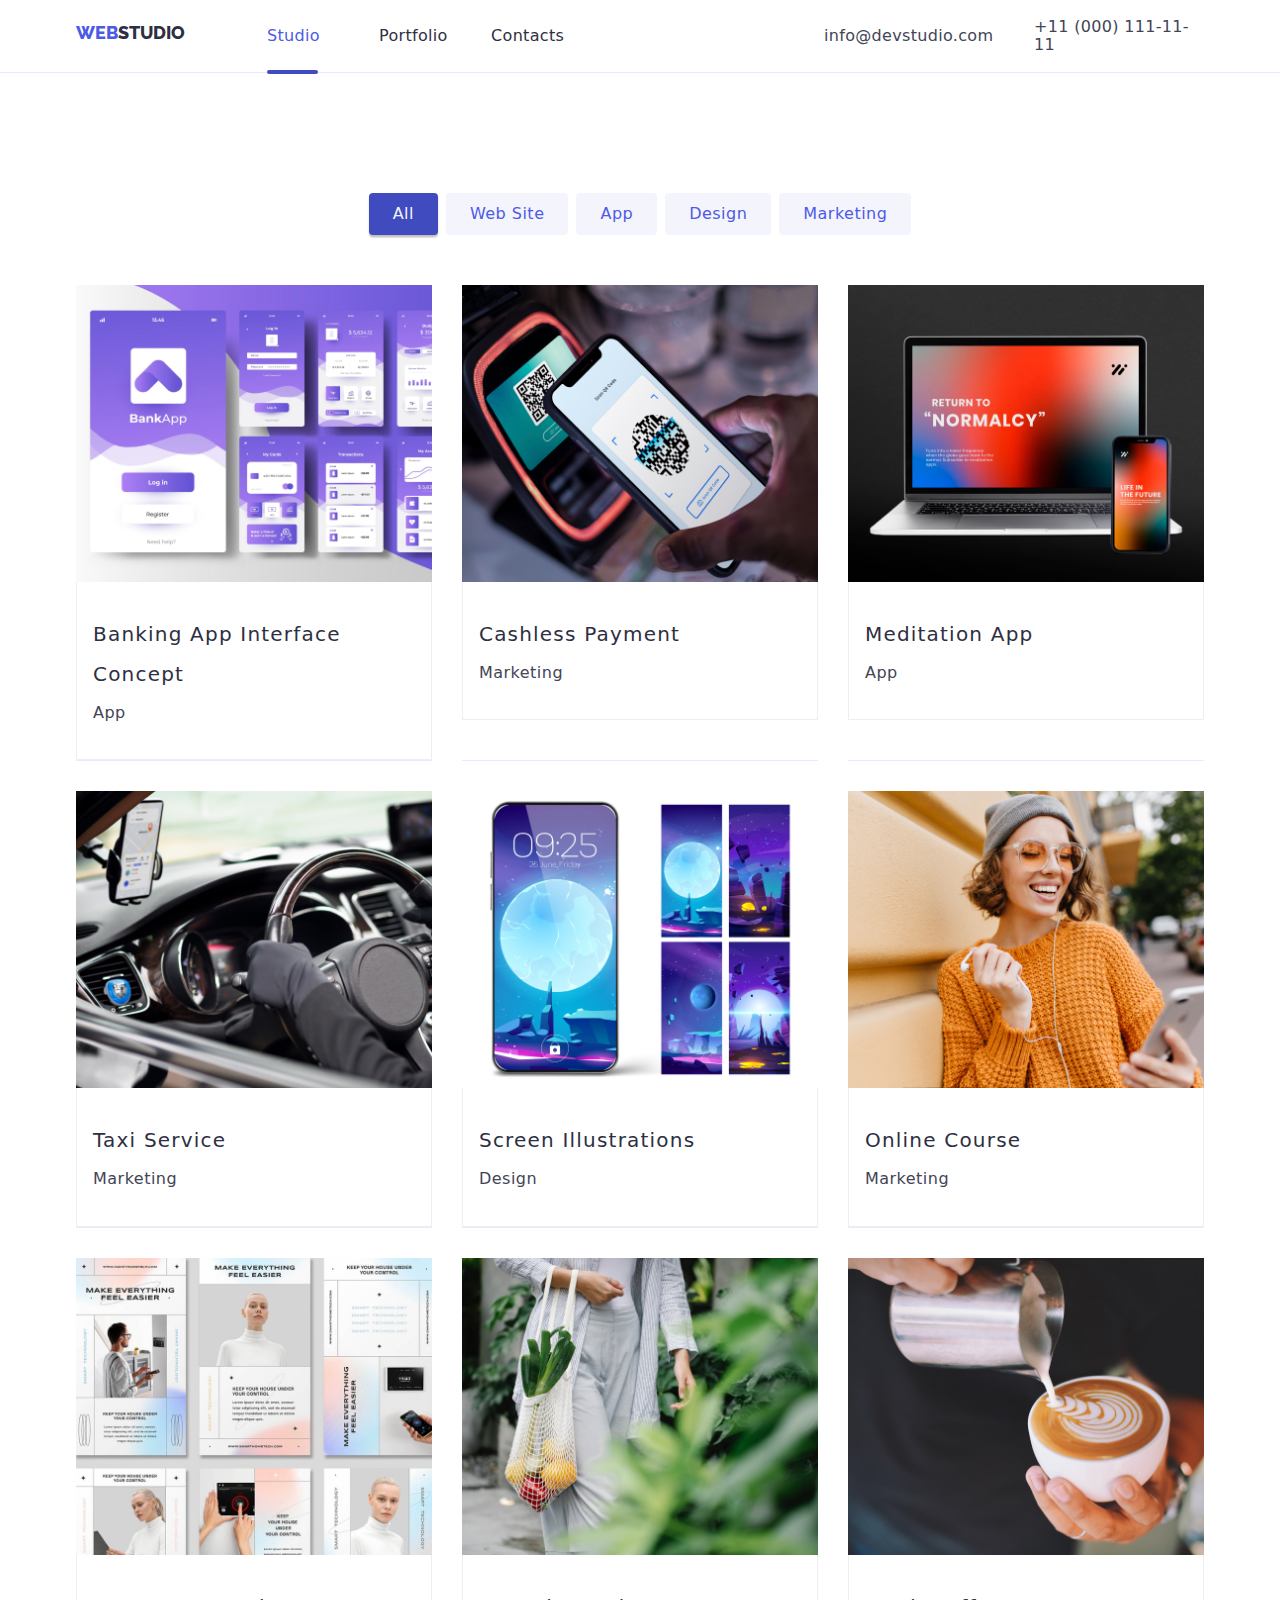
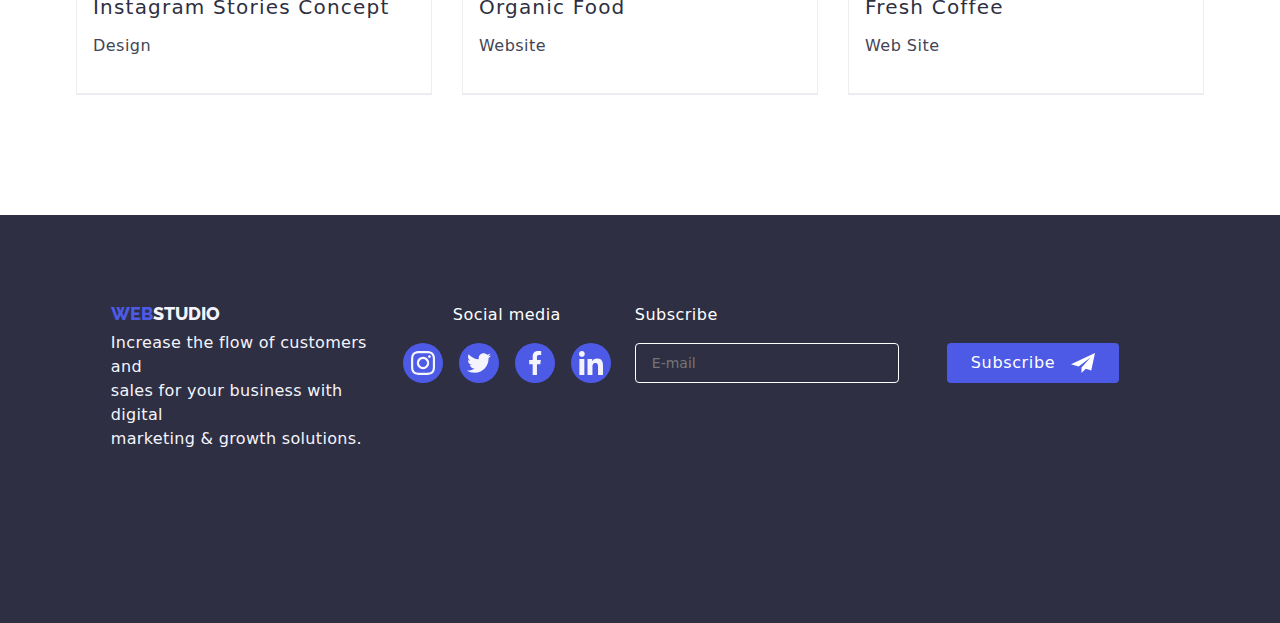
<file: portfolio.html>
<!DOCTYPE html>
<html lang="en">
  <head>
    <meta charset="UTF-8" />
    <meta http-equiv="X-UA-Compatible" content="IE=edge" />
    <meta name="viewport" content="width=device-width, initial-scale=1.0" />
    <link rel="stylesheet" href="./css/styles.css" />
    <link rel="preconnect" href="https://fonts.googleapis.com" />
    <link rel="preconnect" href="https://fonts.gstatic.com" crossorigin />
    <link
      href="https://fonts.googleapis.com/css2?family=Raleway:wght@800&family=Roboto:wght@400;500;700;900&display=swap"
      rel="stylesheet"
    />
    <!-- Normalizer to adapt to styles of different browsers -->
    <link
      rel="stylesheet"
      href="https://cdnjs.cloudflare.com/ajax/libs/modern-normalize/2.0.0/modern-normalize.min.css"
    />
    <title>Portfolio</title>
  </head>
  <!-- Body -->
  <body>
    <header class="page-header">
      <div class="container menu">
        <nav class="navigation">
          <a class="logo-link" href="./index.html">
            <span class="logo">WEB</span>
            <span class="studio">STUDIO</span>
          </a>
          <!-- Navigation to other pages -->
          <ul class="nav-menu list">
            <li class="item">
              <a class="page current link" href="./index.html">Studio</a>
            </li>
            <li class="item">
              <a class="page link" href="./portfolio.html">Portfolio</a>
            </li>
            <li class="item">
              <a class="page link" href="/contacts">Contacts</a>
            </li>
          </ul>
        </nav>
        <ul class="contacts-menu list">
          <li class="item">
            <a class="contact link" href="mailto:info@devstudio.com"
              >info@devstudio.com</a
            >
          </li>
          <li class="item">
            <a class="contact link" href="tel:+110001111111"
              >+11 (000) 111-11-11</a
            >
          </li>
        </ul>
      </div>
    </header>
    <main>
      <!-- Filters -->
      <section class="section">
        <div class="container">
          <ul class="filters list">
            <li class="space">
              <button type="button" class="button filter current">All</button>
            </li>
            <li class="space">
              <button type="button" class="button filter">Web Site</button>
            </li>
            <li class="space">
              <button type="button" class="button filter">App</button>
            </li>
            <li class="space">
              <button type="button" class="button filter">Design</button>
            </li>
            <li class="space">
              <button type="button" class="button filter">Marketing</button>
            </li>
          </ul>
          <!-- Projects -->
          <ul class="projects list">
            <li class="project-card">
              <a href="#" class="project link">
                <div class="project-wrapper">
                  <img
                    src="./images/portfolio-images/bank-app.jpg"
                    alt="bank-app"
                    width="370"
                    height="294"
                    class="image"
                  />
                  <p class="project-cover">
                    Lorem ipsum dolor sit amet, consectetur adipiscing elit, sed
                    do eiusmod tempor incididunt ut labore et dolore magna
                    aliqua. Ut enim ad minim veniam, quis nostrud exercitation
                    ullamco laboris nisi ut aliquip ex ea commodo consequat.
                  </p>
                </div>
                <div class="substrate">
                  <h2 class="name">Banking App Interface Concept</h2>
                  <p class="type">App</p>
                </div>
              </a>
            </li>
            <li class="project-card">
              <a href="#" class="project link">
                <div class="project-wrapper">
                  <img
                    src="./images/portfolio-images/cashless-payment.jpg"
                    alt="bank-app"
                    width="370"
                    height="294"
                    class="image"
                  />
                  <p class="project-cover">
                    Lorem ipsum dolor sit amet, consectetur adipiscing elit, sed
                    do eiusmod tempor incididunt ut labore et dolore magna
                    aliqua. Ut enim ad minim veniam, quis nostrud exercitation
                    ullamco laboris nisi ut aliquip ex ea commodo consequat.
                  </p>
                </div>
                <div class="substrate">
                  <h2 class="name">Cashless Payment</h2>
                  <p class="type">Marketing</p>
                </div>
              </a>
            </li>
            <li class="project-card">
              <a href="#" class="project link">
                <div class="project-wrapper">
                  <img
                    src="./images/portfolio-images/meditation-app.jpg"
                    alt="meditation-app"
                    width="370"
                    height="294"
                    class="image"
                  />
                  <p class="project-cover">
                    Lorem ipsum dolor sit amet, consectetur adipiscing elit, sed
                    do eiusmod tempor incididunt ut labore et dolore magna
                    aliqua. Ut enim ad minim veniam, quis nostrud exercitation
                    ullamco laboris nisi ut aliquip ex ea commodo consequat.
                  </p>
                </div>
                <div class="substrate">
                  <h2 class="name">Meditation App</h2>
                  <p class="type">App</p>
                </div>
              </a>
            </li>
            <li class="project-card">
              <a href="#" class="project link">
                <div class="project-wrapper">
                  <img
                    src="./images/portfolio-images/taxi-service.jpg"
                    alt="taxi-service"
                    width="370"
                    height="294"
                    class="image"
                  />
                  <p class="project-cover">
                    Lorem ipsum dolor sit amet, consectetur adipiscing elit, sed
                    do eiusmod tempor incididunt ut labore et dolore magna
                    aliqua. Ut enim ad minim veniam, quis nostrud exercitation
                    ullamco laboris nisi ut aliquip ex ea commodo consequat.
                  </p>
                </div>
                <div class="substrate">
                  <h2 class="name">Taxi Service</h2>
                  <p class="type">Marketing</p>
                </div>
              </a>
            </li>
            <li class="project-card">
              <a href="#" class="project link">
                <div class="project-wrapper">
                  <img
                    src="./images/portfolio-images/screen-illustrations.jpg"
                    alt="screen-illustrations"
                    width="370"
                    height="294"
                    class="image"
                  />
                  <p class="project-cover">
                    Lorem ipsum dolor sit amet, consectetur adipiscing elit, sed
                    do eiusmod tempor incididunt ut labore et dolore magna
                    aliqua. Ut enim ad minim veniam, quis nostrud exercitation
                    ullamco laboris nisi ut aliquip ex ea commodo consequat.
                  </p>
                </div>
                <div class="substrate">
                  <h2 class="name">Screen Illustrations</h2>
                  <p class="type">Design</p>
                </div>
              </a>
            </li>
            <li class="project-card">
              <a href="#" class="project link">
                <div class="project-wrapper">
                  <img
                    src="./images/portfolio-images/online-courses.jpg"
                    alt="online-courses"
                    width="370"
                    height="294"
                    class="image"
                  />
                  <p class="project-cover">
                    Lorem ipsum dolor sit amet, consectetur adipiscing elit, sed
                    do eiusmod tempor incididunt ut labore et dolore magna
                    aliqua. Ut enim ad minim veniam, quis nostrud exercitation
                    ullamco laboris nisi ut aliquip ex ea commodo consequat.
                  </p>
                </div>
                <div class="substrate">
                  <h2 class="name">Online Course</h2>
                  <p class="type">Marketing</p>
                </div>
              </a>
            </li>
            <li class="project-card">
              <a href="#" class="project link">
                <div class="project-wrapper">
                  <img
                    src="./images/portfolio-images/instagram-stories.jpg"
                    alt="instagram-stories"
                    width="370"
                    height="294"
                    class="image"
                  />
                  <p class="project-cover">
                    Lorem ipsum dolor sit amet, consectetur adipiscing elit, sed
                    do eiusmod tempor incididunt ut labore et dolore magna
                    aliqua. Ut enim ad minim veniam, quis nostrud exercitation
                    ullamco laboris nisi ut aliquip ex ea commodo consequat.
                  </p>
                </div>
                <div class="substrate">
                  <h2 class="name">Instagram Stories Concept</h2>
                  <p class="type">Design</p>
                </div>
              </a>
            </li>
            <li class="project-card">
              <a href="#" class="project link">
                <div class="project-wrapper">
                  <img
                    src="./images/portfolio-images/organic-food.jpg"
                    alt="organic-food"
                    width="370"
                    height="294"
                    class="image"
                  />
                  <p class="project-cover">
                    Lorem ipsum dolor sit amet, consectetur adipiscing elit, sed
                    do eiusmod tempor incididunt ut labore et dolore magna
                    aliqua. Ut enim ad minim veniam, quis nostrud exercitation
                    ullamco laboris nisi ut aliquip ex ea commodo consequat.
                  </p>
                </div>
                <div class="substrate">
                  <h2 class="name">Organic Food</h2>
                  <p class="type">Website</p>
                </div>
              </a>
            </li>
            <li class="project-card">
              <a href="#" class="project link">
                <div class="project-wrapper">
                  <img
                    src="./images/portfolio-images/fresh-coffee.jpg"
                    alt="fresh-coffee"
                    width="370"
                    height="294"
                    class="image"
                  />
                  <p class="project-cover">
                    Lorem ipsum dolor sit amet, consectetur adipiscing elit, sed
                    do eiusmod tempor incididunt ut labore et dolore magna
                    aliqua. Ut enim ad minim veniam, quis nostrud exercitation
                    ullamco laboris nisi ut aliquip ex ea commodo consequat.
                  </p>
                </div>
                <div class="substrate">
                  <h2 class="name">Fresh Coffee</h2>
                  <p class="type">Web Site</p>
                </div>
              </a>
            </li>
          </ul>
        </div>
      </section>
    </main>
    <footer class="page-footer bg-footer">
      <!-- ⚠️ Social media links, not nav -->
      <div class="container">
        <!-- Main Footer -->
        <div class="footer">
          <!-- footer 1 -->
          <div class="footer-address">
            <a class="logo-link" href="./index.html">
              <span class="logo">WEB</span>
              <span class="studio-footer">STUDIO</span>
            </a>
            <p class="footer-description">
              Increase the flow of customers and<br />
              sales for your business with digital<br />
              marketing & growth solutions.
            </p>
          </div>
          <!-- footer 2 -->
          <div class="footer-block">
            <b class="footer-heading">Social media</b>
            <ul class="social-footer list">
              <li class="icon-item">
                <a
                  href="https://www.instagram.com"
                  target="_blank"
                  class="link"
                  aria-label="Link to Instagram"
                >
                  <svg class="footer-icon-svg" width="40px" height="40px">
                    <use href="./images/icons.svg#instagram"></use>
                  </svg>
                </a>
              </li>
              <li class="icon-item">
                <a
                  href="https://www.twitter.com"
                  target="_blank"
                  class="link"
                  aria-label="Link to Twitter"
                >
                  <svg class="footer-icon-svg" width="40px" height="40px">
                    <use href="./images/icons.svg#twitter"></use>
                  </svg>
                </a>
              </li>
              <li class="icon-item">
                <a
                  href="https://www.facebook.com"
                  target="_blank"
                  class="link"
                  aria-label="Link to Facebook"
                >
                  <svg class="footer-icon-svg" width="40px" height="40px">
                    <use href="./images/icons.svg#facebook"></use>
                  </svg>
                </a>
              </li>
              <li class="icon-item">
                <a
                  href="https://www.linkedin.com"
                  target="_blank"
                  class="link"
                  aria-label="Link to Linkedin"
                >
                  <svg class="footer-icon-svg" width="40px" height="40px">
                    <use href="./images/icons.svg#linkedin"></use>
                  </svg>
                </a>
              </li>
            </ul>
          </div>
          <div class="footer-follow">
            <form action="">
              <label class="footer-form-label"
                >Subscribe
                <input
                  type="email"
                  name="email"
                  placeholder="E-mail"
                  class="footer-form-input"
                />
              </label>
              <button type="submit" class="footer-form-button">
                Subscribe
                <svg class="footer-form-subscribe">
                  <use href="./images/icons.svg#submit"></use>
                </svg>
              </button>
            </form>
          </div>
        </div>
      </div>
    </footer>
  </body>
</html>
</file>
<file: css/styles.css>
:root {
  --iris: #4d5ae5;
  --white: #fff;
  --navyblue: #2e2f42;
  --ocean: #404bbf;
  --cornflower: #e7e9fc;
  --cloud: #f4f4fd;
  --slate: #434455;
  --green: #31d0aa;
  --dairy: #fcfcfc;
  --navyblue-modal: #2e2f4266;
}

/* checked */
body {
  /* background-color: var(--cloud); */
  color: var(--slate);
  font-family: "Roboto", sans-serif;
  font-size: 16px;
  letter-spacing: 0.03em;
  background-color: var(--white);
}
/* CSS RESET */
/* CHECKED */
p,
h1,
h2,
h3,
h4,
h5,
h6 {
  margin: 0;
}
/* CHECKED */
/* Strict calculation of width and height */
html {
  box-sizing: border-box;
}

/* applied for all elements */
/* Inherits this property from its parent element */
/* Checked */
*,
*::before,
*::after {
  box-sizing: inherit;
}
/* CHECKED */
img {
  display: block;
  max-width: 100%;
  height: auto;
}

/* checked */
.link {
  text-decoration: none;
  color: inherit;
}

/* CHECKED */
.list {
  list-style-type: none;
  margin: 0;
  padding: 0;
}

/* CHECKED */
.container {
  width: 100%;
  margin: 0 auto;
  padding: 0 15px;

  @media screen and (min-width: 768px) {
    max-width: 768px;
  }

  @media screen and (min-width: 1158px) {
    max-width: 1158px;
  }
}

/* CHECKED */
.menu,
.navigation,
.nav-menu,
.contacts-menu {
  display: flex;
  align-items: center;
  justify-content: space-between;
}

.menu {
  height: 70px;
    @media screen and (min-width: 768px) {
  height: 72px;
  }
}
/* CHECKED */
.contacts-menu {
  display: none;

  @media screen and (min-width: 768px) {
    margin-left: auto;
    display: block;
    flex-direction: column;
    gap: 12px;
  }

  @media screen and (min-width: 1158px) {
    margin-left: auto;
    display: flex;
    flex-direction: row;
    gap: 40px;
  }
}

/* targets the item w/in the nav-menu and contacts-menu */
/* except the last item */
.nav-menu .item:not(:last-child),
.contacts-menu .item:not(:last-child) {
  /* margin-right: 50px; */
}
/* CHECKED */
.page-header {
  border-bottom: 1px solid var(--cornflower, #e7e9fc);
}

.filters {
  display: flex;
  justify-content: center;
  margin-bottom: 50px;
}

/* adjacent combinator: applies style to a range of child inside a parent*/
.filters .space + .space {
  margin-left: 8px;
}

/* CHECKED */
.what-we-do {
  display: flex;
  flex-wrap: wrap;
  margin-left: -30px;
  margin-top: -30px;
}

.what-we-do .item {
  flex-basis: calc(100% / 3 - 30px);
  margin-top: 30px;
  margin-left: 30px;
}

/* checked */
.section {
  padding-bottom: 120px;
  padding-top: 120px;

  @media (min-device-pixel-ratio: 2),
    (min-resolution: 192dpi),
    (min-resolution: 2dppx) {
    font-size: 36px;
    padding-bottom: 96px;
    padding-top: 96px;
  }
  @media screen and (min-width: 768px) {
    padding: 96px 0;
  }

  @media screen and (min-width: 1158px) {
    padding: 120px 0;
  }
}
.page {
  position: relative;
}
.page::after {
  content: "";
  border-radius: 2px;
  height: 4px;
  width: 0;
  position: absolute;
  left: 0;
  bottom: -1px;
  transition: width 250ms ease-in-out, background-color 250ms ease-in-out,
    border 250ms ease-in-out;
}

.page.current::after {
  content: "";
  border: 2px solid var(--ocean);
  border-radius: 2px;
  background-color: var(--ocean);
  height: 4px;
  width: 100%;
  position: absolute;
  left: 0;
  bottom: 3px;
}

.page:hover::after,
.page:focus::after {
  border: 2px solid var(--ocean);
  background-color: var(--ocean);
  width: 100%;
}
/* checked */
.nav-menu .page {
  font-weight: 500;
  color: var(--navyblue);
  text-decoration: none;
  font-size: 16px;
  line-height: 1.14;
  letter-spacing: 0.02em;
  display: block;
  padding-top: 32px;
  padding-bottom: 31px;
  transition: color 250ms ease-in-out;
}
.contacts-menu .contact {
  @media (min-device-pixel-ratio: 2),
    (min-resolution: 192dpi),
    (min-resolution: 2dppx) {

  }
  @media screen and (min-width: 768px) {

  }

  @media screen and (min-width: 1158px) {

  }
}

/* checked */
.nav-menu {
  display: none;

  @media screen and (min-width: 768px) {
    font-weight: 500;
    font-size: 16px;
    line-height: 24px;
    letter-spacing: 0.02em;
    display: flex;
    gap: 40px;
    margin-left: 120px;
  }

  @media screen and (min-width: 1158px) {
    font-weight: 500;
    font-size: 16px;
    line-height: 24px;
    letter-spacing: 0.02em;
    display: flex;
    gap: 40px;
    margin-left: 76px;
  }
}

/* checked */
.nav-menu .page:hover,
.nav-menu .page:focus,
.nav-menu .page.current,
.contacts-menu .contact:hover,
.contacts-menu .contact:focus {
  color: var(--iris);
}

/* checked */
.contacts-menu .contact {


    @media screen and (min-width: 768px) {
  color: var(--slate);
  text-decoration: none;
  font-weight: 400;
  font-size: 12px;
  line-height: 1.14;
  letter-spacing: 0.02em;
  width: 150px;
  }

  @media screen and (min-width: 1158px) {
  color: var(--slate);
  text-decoration: none;
  font-weight: 400;
  font-size: 16px;
  line-height: 1.14;
  letter-spacing: 0.02em;
  }
}

.contacts-menu .item {


    @media screen and (min-width: 768px) {
  width: 120px;
  }

  @media screen and (min-width: 1158px) {
  width: 170px;
  }
}

.menu-toggle {
  display: flex;
  align-items: center;
  justify-content: center;

  margin-left: auto;
  padding: 0;
  background-color: transparent;
  cursor: pointer;
  border: none;
  border-radius: 50%;
  outline: none;
  color: var(--navyblue, #2e2f42);

  @media screen and (min-width: 768px) {
    display: none;
  }
}

.menu-icon {
  fill: currentColor;
}

.menu-container {
  display: flex;
  flex-direction: column;
  justify-content: space-between;
  position: fixed;
  top: 0;
  left: 0;
  width: 100vw;
  height: 100vh;
  padding: 80px 0 48px 40px;
  background-color: var(--white);
  z-index: 200;

  transform: translateX(100%);
  transition: transform 250ms cubic-bezier(0.4, 0, 0.2, 1);
}

.menu-container.is-open {
  transform: translateX(0);
  visibility: visible;
  transition: transform 0.25s ease-out;
  transition-timing-function: cubic-bezier(0.4,0,0.2,1);
}
.hamburger-close-button {
  position: absolute;
  top: 24px;
  right: 24px;
  padding: 0;
  width: 30px;
  height: 30px;

  background-color: var(--cornflower, #e7e9fc);
  color: var(--navyblue, #2e2f42);
  border: 1px solid rgba(0, 0, 0, 0.1);
  border-radius: 15px;
  cursor: pointer;

  transition: background-color 250ms cubic-bezier(0.4, 0, 0.2, 1),
    color 250ms cubic-bezier(0.4, 0, 0.2, 1);
}

.hamburger-close-button:hover,
.hamburger-close-button:focus {
  background-color: var(--ocean);
  color: var(--white);
}

.hamburger-menu-list {
  display: flex;
  flex-direction: column;
  gap: 40px;
}

.hamburger-menu-item {
  color: var(--navyblue, #2e2f42);
  font-size: 36px;
  font-weight: 700;
  line-height: 40px;
  letter-spacing: 0.72px;
}

.hamburger-menu-link {
  transition: color 250ms cubic-bezier(0.4, 0, 0.2, 1);
}

.menu-active::after {
  content: "";
  border: 2px solid var(--ocean);
  border-radius: 2px;
  background-color: var(--ocean);
  height: 4px;
  width: 100%;
  position: absolute;
  left: 0;
  bottom: -2px;
}

.header-address-link {
  padding: 24px 0;
  transition: color 250ms cubic-bezier(0.4, 0, 0.2, 1);
}

.menu-active,
.header-address-link:hover,
.header-address-link:focus {
  color: var(--ocean, #404bbf);
}

.header-address-list {
  display: none;

  @media screen and (min-width: 768px) {
    display: flex;
    flex-direction: column;
    gap: 12px;
  }

  @media screen and (min-width: 1158px) {
    display: flex;
    flex-direction: row;
    gap: 40px;
  }
}

.header-address-item {
  font-size: 16px;
  font-style: normal;
  line-height: 24px;
  letter-spacing: 0.02em;
  color: var(--slate, #434455);
}

.hamburger-menu-link:hover,
.hamburger-menu-link:focus {
  color: var(--ocean);
}

.hamburger-wrapper {
  display: flex;
  flex-direction: column;
  gap: 48px;
}

.hamburger-address {
  color: var(--slate, #434455);
  font-size: 20px;
  font-style: normal;
  font-weight: 500;
  line-height: 24px;
  letter-spacing: 0.4px;
}

.hamburger-address-list {
  display: flex;
  flex-direction: column;
  gap: 40px;
}

.hamburger-address-link {
  color: inherit;
  transition: color 250ms cubic-bezier(0.4, 0, 0.2, 1);
}

.hamburger-address-link:hover,
.hamburger-address-link:focus {
  color: var(--ocean);
}

.highlight {
  color: var(--iris, #4d5ae5);
  font-size: 36px;
  font-weight: 700;
  line-height: 40px;
  letter-spacing: 0.72px;
}

.hamburger-social-list {
  display: flex;
  justify-content: space-between;
}

.hamburger-social-link {
  background-color: var(--iris, #4d5ae5);
  width: 40px;
  height: 40px;
  border-radius: 50%;
  display: flex;
  align-items: center;
  justify-content: center;
  color: var(--cloud, #f4f4fd);
  transition: background-color 250ms cubic-bezier(0.4, 0, 0.2, 1);
}

.hamburger-social-link:hover,
.hamburger-social-link:focus {
  background-color: var(--ocean, #404bbf);
}

.hamburger-social-icon {
  fill: currentColor;
}

/* checked */
.bg-hero {
  background: var(--navyblue);
}

/* checked */
.hero {
  padding: 200px 0;
  text-align: center;
  /* height: 600px; */
  background-image: url(../images/dark-hero-bg.png),
    url(../images/hero-bg-m.jpg),
    linear-gradient(rgba(46, 47, 66, 0.7), rgba(46, 47, 66, 0.7));
  background-size: cover;
  background-position: center;
  background-repeat: no-repeat;

  @media screen and (min-width: 768px) {
    background-image: unset;
  }

  @media (min-device-pixel-ratio: 2),
    (min-resolution: 192dpi),
    (min-resolution: 2dppx) {
    background-image: url(../images/dark-hero-bg.png),
      url(../images/hero-bg-m@2x.jpg),
      linear-gradient(rgba(46, 47, 66, 0.7), rgba(46, 47, 66, 0.7));
    padding: 112px 0;
  }

  @media screen and (min-width: 768px) {
    padding: 112px 0;
    background-image: url(../images/dark-hero-bg.png),
      url(../images/hero-bg-t.jpg),
      linear-gradient(rgba(46, 47, 66, 0.7), rgba(46, 47, 66, 0.7));

    @media (min-device-pixel-ratio: 2),
      (min-resolution: 192dpi),
      (min-resolution: 2dppx) {
      background-image: url(../images/dark-hero-bg.png),
        url(../images/hero-bg-t@2x.jpg),
        linear-gradient(rgba(46, 47, 66, 0.7), rgba(46, 47, 66, 0.7));
    }
  }

  @media screen and (min-width: 1158px) {
    padding: 188px 0;
    background-image: url(../images/dark-hero-bg.png),
      url(../images/hero-bg-d.jpg),
      linear-gradient(rgba(46, 47, 66, 0.7), rgba(46, 47, 66, 0.7));
    background-size: 1440px, 1440px;

    @media (min-device-pixel-ratio: 2),
      (min-resolution: 192dpi),
      (min-resolution: 2dppx) {
      background-image: url(../images/dark-hero-bg.png),
        url(../images/hero-bg-d@2x.jpg),
        linear-gradient(rgba(46, 47, 66, 0.7), rgba(46, 47, 66, 0.7));
    }
  }
}

/* checked */
.hero-title {
  color: var(--white);
  font-size: 56px;
  font-weight: 700;
  line-height: 1.07;
  letter-spacing: 0.06em;
  margin-bottom: 30px;
  /* font-size: 16px; */
  /* font-size: 16px; */
  @media (min-device-pixel-ratio: 2),
    (min-resolution: 192dpi),
    (min-resolution: 2dppx) {
    font-size: 36px;
  }
  @media screen and (min-width: 768px) {
    font-size: 56px;
    line-height: 60px;
    letter-spacing: 1.12px;
  }

  @media screen and (min-width: 1158px) {
    font-size: 56px;
    line-height: 60px;
    letter-spacing: 1.12px;
  }
}

.button {
  cursor: pointer;
  border-color: transparent;
  font-family: inherit;
  letter-spacing: 0.03em;
  border-radius: 4px;
  transition: color 250ms ease-in-out, background-color 250ms ease-in-out,
    box-shadow 250ms ease-in-out;
}

/* checked */
.button.primary {
  color: var(--white);
  background-color: var(--iris);
  font-size: 16px;
  font-weight: 500;
  line-height: 1.87;
  letter-spacing: 0.06em;
  padding: 10px 32px;
  box-shadow: 0px 4px 4px rgba(0, 0, 0, 0.15);
}

/* checked */
/* 3d version of button */
.button.primary:hover,
.button.primary:focus {
  background-color: var(--ocean);
  box-shadow: 0px 3px 1px rgba(0, 0, 0, 0.1), 0px 1px 2px rgba(0, 0, 0, 0.08),
    0px 2px 2px rgba(0, 0, 0, 0.12);
}

/* checked */
.button.filter {
  padding: 6px 22px;
  color: var(--iris);
  font-weight: 500;
  background-color: var(--cloud);
  font-size: 16px;
  line-height: 1.62;
}

/* checked */
.button.filter:hover,
.button.filter:focus,
.button.filter.current {
  color: var(--cloud);
  background-color: var(--ocean);
  box-shadow: 0px 3px 1px rgba(0, 0, 0, 0.1), 0px 1px 2px rgba(0, 0, 0, 0.08),
    0px 2px 2px rgba(0, 0, 0, 0.12);
}
.item {
  /* width: 100%; */

  @media screen and (min-width: 768px) {
    width: calc((100% - 24px) / 2);
  }

  @media screen and (min-width: 1158px) {
    width: calc((100% - 72px) / 4);
  }
}
.icon {
  display: none;

  @media screen and (min-width: 768px) {
    display: none;
  }

  @media screen and (min-width: 1158px) {
    width: 264px;
    height: 112px;
    margin-bottom: 8px;
    display: flex;
    justify-content: center;
    align-items: center;
    border-radius: 4px;
    background: var(--cloud, #f4f4fd);
  }
}

/* checked */
.benefits .title {
  /* color: var(--navyblue);
  font-size: 20px;
  font-weight: 500;
  line-height: 1.14;
  margin-bottom: 10px; */

  @media (min-device-pixel-ratio: 2),
    (min-resolution: 192dpi),
    (min-resolution: 2dppx) {
    font-size: 36px;
    text-align: center;
    font-weight: 700;
    font-size: 36px;
    line-height: 40px;
    letter-spacing: 0.72px;
  }
  @media screen and (min-width: 768px) {
    text-align: left;
    font-weight: 700;
    font-size: 36px;
    line-height: 40px;
    letter-spacing: 0.72px;
  }

  @media screen and (min-width: 1158px) {
    text-align: left;
    font-weight: 500;
    font-size: 20px;
    line-height: 24px;
    letter-spacing: 0.4px;
  }
}

/* checked */
.benefits {
  /* display: flex;
  flex-wrap: wrap; */
  /* margin-left: -30px;
  margin-right: -30px; */
  display: flex;
  flex-direction: column;
  gap: 72px;

  @media screen and (min-width: 768px) {
    display: flex;
    flex-direction: row;
    flex-wrap: wrap;
    align-items: center;
    justify-content: center;
    column-gap: 24px;
    row-gap: 72px;
  }

  @media screen and (min-width: 1158px) {
    display: flex;
    flex-direction: row;
    flex-wrap: nowrap;
    align-items: center;
    justify-content: center;
    column-gap: 24px;
    row-gap: 0;
  }
}

/* checked */
.benefits .item {
  /* flex-basis: calc(100% / 4 -30px); */
  flex-basis: unset;
  /* margin-left: 30px;
  margin-top: 30px; */
}

/* checked */
.benefits .description {
  /* color: var(--slate);
  line-height: 1.71;
  font-weight: 400;
  font-size: 16px; */
  @media (min-device-pixel-ratio: 2),
    (min-resolution: 192dpi),
    (min-resolution: 2dppx) {
      color: var(--slate);
  line-height: 24px;
  letter-spacing: 0.32px;
  font-weight: 500;
  font-size: 16px;
  }
  @media screen and (min-width: 768px) {
    color: var(--slate);
  line-height: 1.71;
  font-weight: 400;
  font-size: 16px;
  }

  @media screen and (min-width: 1158px) {
    color: var(--slate);
  line-height: 1.71;
  font-weight: 400;
  font-size: 16px;
  }
}

/* checked */
.section-title {
  text-align: center;
  color: var(--navyblue);
  font-size: 36px;
  font-weight: 700;
  line-height: 1.17;
  margin-bottom: 50px;
}

/* CHECKED */
.section.no-top-padding {
  padding-top: 0;
  display: none;

  @media screen and (min-width: 768px) {
    display: none;
  }

  @media screen and (min-width: 1158px) {
    display: block;
  }
}

/* CHECKED */
.bg-team {
  background-color: var(--cloud);
}

/* CHECKED */
.team {
  /* display: flex;
  flex-wrap: wrap;
  margin-top: -30px;
  margin-left: -30px; */
  gap: 72px;
  @media (min-device-pixel-ratio: 2),
    (min-resolution: 192dpi),
    (min-resolution: 2dppx) {
    display: flex;
    flex-wrap: wrap;
    justify-content: center;
    align-items: center:
  
  }
  @media screen and (min-width: 768px) {
    display: flex;
    flex-direction: row;
    flex-wrap: wrap;
    align-items: center;
    justify-content: center;
    column-gap: 24px;
    row-gap: 64px;
  }

  @media screen and (min-width: 1158px) {
    display: flex;
    flex-direction: row;
    flex-wrap: nowrap;
    align-items: center;
    justify-content: center;
    column-gap: 24px;
    row-gap: 0;
  }
}

/* CHECKED */
.team .item {
  flex-basis: calc(100% / 4 - 30px);
  /* margin-left: 30px;
  margin-top: 30px; */
  padding-bottom: 30px;
  background-color: var(--white);
  border-radius: 0px 0px 4px 4px;
  box-shadow: 0px 3px 1px rgba(0, 0, 0, 0.1), 0px 1px 2px rgba(0, 0, 0, 0.08),
    0px 2px 2px rgba(0, 0, 0, 0.12);
}

/* CHECKED */
.team .name,
.team .position {
  line-height: 1.2;
  text-align: center;
}

/* CHECKED */
.team .name {
  font-weight: 500;
  color: var(--navyblue);
  font-size: 20px;
  padding-top: 30px;
  padding-bottom: 10px;
}

/* CHECKED */
.team .position {
  font-size: 16px;
  color: var(--slate);
  font-weight: 400;
}

/* .team .item .image:last-child {
  width: 100%;
} */

.social-team {
  display: flex;
  justify-content: center;
  gap: 24px;
  padding-top: 10px;
}

.social-team .link {
  display: flex;
  width: 100%;
  height: 100%;
  align-items: center;
  justify-content: center;
  border-radius: 50%;
  color: var(--cloud);
  background-color: var(--iris);
  transition: background-color 250ms ease-in-out;
}

.social-team .link:hover {
  background-color: var(--ocean);
}

.social-footer {
  padding-top: 16px;
  display: flex;
  justify-content: flex-start;
  gap: 16px;
}

.social-footer .link {
  display: flex;
  width: 100%;
  height: 100%;
  align-items: center;
  justify-content: center;
  border-radius: 50%;
  color: var(--cloud);
  background-color: var(--iris);
  transition: background-color 250ms ease-in-out;
}
/* box-shadow: 0px 2px 1px 0px */
.social-footer .link:hover {
  background-color: var(--green);
}

.social-footer .footer-icon-svg {
  width: 24px;
  height: 24px;
  fill: currentColor;
}

.icon-item {
  /* background-image: url("../images/icons/ellipse.svg"); */
  width: 40px;
  height: 40px;
  /*margin: auto; */
}

.team-social-svg {
  fill: currentColor;
}
/* .social-team .icon-item {
  flex-basis: calc(100% / 4 -30px);
  margin-left: 22px;
  margin-top: 30px;
} */
/* checked */
.substrate {
  background-color: var(--white);
  padding: 32px 16px;
  border: 1px solid #eeeeee;
  border-top: 0;
}

/* checked */
.project .name {
  color: var(--navyblue);
  font-size: 20px;
  font-weight: 500;
  line-height: 2;
  margin-bottom: 4px;
  letter-spacing: 0.06em;
}

/* checked */
.project .type {
  color: var(--slate);
  font-weight: 400;
  font-size: 16px;
  line-height: 1.87;
}

/* checked */
.project-card {
  flex-basis: calc(100% / 3 - 30px);
  margin-left: 30px;
  margin-top: 30px;
  transition: box-shadow 250ms ease-in-out;
}
.project-card:hover {
  box-shadow: 0px 2px 1px 0px rgba(0, 0, 0, 0.1),
    0px 1px 1px 0px rgba(0, 0, 0, 0.08), 0px 1px 6px 0px rgba(0, 0, 0, 0.12);
}
/* checked */
.projects {
  display: flex;
  flex-wrap: wrap;
  margin-left: -30px;
  margin-top: -30px;
}
.projects > li {
  border-bottom: 1px solid var(--cornflower);
}
.project-wrapper {
  position: relative;
  overflow: hidden;
}
.project-cover {
  position: absolute;
  top: 0;
  height: 100%;
  width: 100%;
  padding: 40px 32px;
  background-color: var(--iris, #4d5ae5);
  color: var(--cloud, #f4f4fd);
  font-size: 16px;
  font-weight: 400;
  line-height: 24px;
  letter-spacing: 0.32px;
  transform: translateY(101%);
  transition: transform 250ms cubic-bezier(0.4, 0, 0.2, 1);
}

.project:hover .project-cover,
.project:focus .project-cover {
  transform: translateY(0);
}

.partners {
  display: flex;
  gap: 24px;
  align-items: center;
  justify-content: center;
  flex-wrap: wrap;
  gap: 72px 16px;

  @media screen and (min-width: 768px) {
    display: flex;
    flex-wrap: wrap;
    justify-content: center;
    column-gap: 24px;
    row-gap: 72px;
  }

  @media screen and (min-width: 1158px) {
    display: flex;
    flex-wrap: nowrap;
    justify-content: center;
    column-gap: 24px;
    row-gap: 0;
  }
}
.customers-item {
  width: 168px;
  height: 88px;
}
.partners .item .link {
  width: 188px;
  height: 90px;

  border: 1px solid #8e8f99;
  border-radius: 4px;
  display: flex;
  justify-content: center;
  align-items: center;
  color: #8e8f99;
  transition: color 250ms ease-in-out, border-color 250ms ease-in-out;
}
.partners .link:hover {
  border-color: var(--ocean);
  color: var(--ocean);
}
.partners .item {
  /* width: calc((100% - 150px) / 6);
  height: 90px; */
  width: auto;
  display: inline-flex;
  flex-direction: column;
  justify-content: center;
}

.partners .customers-svg {
  fill: currentColor;
}
/* checked */
.logo-link.footer {
  margin-bottom: 20px;
}

/* checked */
.page-footer {
  /* padding: 60px 0 60px 60px; */
}

/* checked */
.page-footer.bg-footer {
  padding: 96px 0;
  color: var(--cloud);
  font-size: 16px;
  font-weight: 400;
  line-height: 1.5;
  padding-top: 17px;
}
.footer-description {
  font-size: 16px;
  line-height: 24px;
  letter-spacing: 0.02em;
  color: var(--cloud, #f4f4fd);
  text-align: center;

  @media screen and (min-width: 768px) {
    text-align: left;
  }

  @media screen and (min-width: 1158px) {
    text-align: left;
  }
}


/* checked */
.page-footer.bg-footer {
  padding: 100px 0;
  background-color: var(--navyblue);
}

/* checked */
.logo-link {
  font-family: "Raleway";
  font-weight: 800;
  font-size: 0;
  line-height: 21px;
  letter-spacing: 0.03em;
  color: var(--cloud, #f4f4fd);
  display: block;
  /* margin-bottom: 20px; */
  text-align: center;

  @media screen and (min-width: 768px) {
    text-align: left;
    width: 115px;
  }

  @media screen and (min-width: 1158px) {
    text-align: left;
  }
}

/* checked */
.logo-link > span {
  font-size: 18px;
}

/* checked */
.logo,
.studio,
.studio-footer {
  display: inline-block;
  color: var(--iris);
  font-family: "Raleway", sans-serif;
  font-weight: 800;
  line-height: 1.2;
}

.studio {
  color: var(--navyblue);
}
/* checked */
.studio-footer {
  color: var(--cloud);
  /* font-weight: 800; */
}

.footer {
  display: flex;
  flex-wrap: wrap;
  /* margin-top: 97px; */
  align-items: center;
  justify-content: center;
  flex-direction: column;

  @media screen and (min-width: 768px) {
    display: flex;
    flex-direction: row;
    flex-wrap: wrap;
    column-gap: 24px;
    row-gap: 72px;
  }

  @media screen and (min-width: 1158px) {
  display: flex;
  flex-wrap: wrap;
  margin-top: -12px;
  margin-left: -50px;
  align-items: baseline;
  }
}

.footer-address {
  /* margin-top: 12px;
  margin-left: 25px; */
  width: 268px;
  margin-bottom: 72px;
}
.footer-block {
  /* margin-top: 12px;
  margin-left: 123px; */
  margin-bottom: 72px;
  text-align: center;
}
.footer-heading {
  font-size: 16px;
  font-weight: 500;
  color: var(--white);

  @media screen and (min-width: 768px) {
    text-align: left;
  }

  @media screen and (min-width: 1158px) {
    text-align: left;
  }
}
.footer-follow {
  /* width: 453px;
  margin-left: 80px; */
    height: 80px;
}
.footer-follow form {

  @media (min-device-pixel-ratio: 2),
    (min-resolution: 192dpi),
    (min-resolution: 2dppx) {
  display: flex;
  align-items: flex-end;
flex-direction: column;
  }
  @media screen and (min-width: 768px) {
    display: flex;
    flex-direction: row;
    gap: 24px;
  }

  @media screen and (min-width: 1158px) {
  display: flex;
  align-items: flex-end;
  }
}

.footer-subscription-form {
  display: flex;
  flex-direction: column;
  gap: 16px;

  @media screen and (min-width: 768px) {
    display: flex;
    flex-direction: row;
    gap: 24px;
  }

  @media screen and (min-width: 1158px) {
    display: flex;
    flex-direction: row;
    gap: 24px;
  }
}
.footer-form-label {
  display: block;
  color: var(--white);
  font-weight: 500;
}
.footer-form-input {
  display: flex;
  color: var(--white);
  width: 264px;
  height: 40px;
  padding: 8px 16px;
  margin-top: 16px;
  font-size: 14px;
  background-color: var(--navyblue);
  border-radius: 4px;
  border: 1px solid var(--white);
  outline: none;
}
.footer-form-button {
  height: 40px;
  display: inline-flex;
  padding: 8px 24px;
  justify-content: center;
  align-items: center;
  gap: 16px;
  /* margin-left: 24px; */
  border: none;
  font-weight: 500;
  line-height: 24px;
  letter-spacing: 0.64px;
  border-radius: 4px;
  color: var(--white);
  background: var(--iris, #4d5ae5);
  cursor: pointer;
  transition-property: background-color, color;
  transition-duration: 250ms;
  transition-timing-function: cubic-bezier(0.4, 0, 0.2, 1);

    @media (min-device-pixel-ratio: 2),
    (min-resolution: 192dpi),
    (min-resolution: 2dppx) {
  justify-content: center;
  align-items: center;
  align-self: center;
  margin-top: 30px;
  }

    @media screen and (min-width: 768px) {
margin-left: 24px; 
  }

  @media screen and (min-width: 1158px) {
margin-left: 24px; 
  }
}

.footer-form-button:hover {
  background-color: var(--ocean);
}

.footer-form-subscribe {
  width: 24px;
  height: 24px;
}
.footer-form .backdrop {
  position: fixed;
  top: 0;
  left: 0;
  width: 100%;
  height: 100%;
  background-color: rgba(46, 47, 66, 0.4);
  opacity: 1;
  transition: opacity 250ms cubic-bezier(0.4, 0, 0.2, 1);
}

.modal {
  position: absolute;
  padding: 72px 24px 24px 24px;
  top: 50%;
  left: 50%;
  /* width: 100%; */
  background-color: var(--dairy, #fcfcfc);
  box-shadow: 0px 2px 1px 0px rgba(0, 0, 0, 0.2),
    0px 1px 3px 0px rgba(0, 0, 0, 0.12), 0px 1px 1px 0px rgba(0, 0, 0, 0.14);
  border-radius: 4px;

  transform: translate(-50%, -50%) scale(1);
  transition: transform 250ms cubic-bezier(0.4, 0, 0.2, 1);

    @media screen and (max-width: 407px) {
    height: auto;
    width: 100%;
  }
}
.form-header {
  /* padding-top: 72px;
    padding-left: 24px;
    padding-right: 24px; */
  color: var(--navyblue, #2e2f42);
  text-align: center;
  font-weight: 500;
  margin-bottom: 34px;
}

.form-container {
  display: flex;
  flex-direction: column;
  align-items: flex-start;
  border-radius: 4px;
}

.form-label {
  position: relative;
  margin-bottom: 30px;
  font-size: 12px;
  line-height: 1.166;
  letter-spacing: 0.01em;
  color: var(--lightslate, #8e8f99);
}

.form-label-text {
  position: absolute;
  top: -20px;
}

.form-input {
  display: block;
  width: 360px;
  height: 40px;
  padding-top: 11px;
  padding-bottom: 11px;
  padding-left: 38px;
  font-size: 14px;
  fill: currentColor;
  border-radius: 4px;
  border: 1px solid var(--navyblue-modal, rgba(46, 47, 66, 0.4));
  transition-property: border;
  transition-duration: 250ms;
  transition-timing-function: cubic-bezier(0.4, 0, 0.2, 1);
  outline: none;
}
.form-input:hover,
.form-input:focus {
  border: 1px solid var(--iris);
}

.form-input:hover + .form-input-icon,
.form-input:focus + .form-input-icon {
  fill: var(--iris);
}
.form-input-icon {
  position: absolute;
  transform: translateY(-50%);
  top: 50%;
  left: 16px;
  width: 18px;
  height: 24px;
  fill: var(--navyblue, #2e2f42);
  transition-property: fill;
  transition-duration: 250ms;
  transition-timing-function: cubic-bezier(0.4, 0, 0.2, 1);
}

.form-label-text {
  position: absolute;
  top: -20px;
}

.form-label-text-area {
  position: relative;
  margin-bottom: 16px;
  font-size: 12px;
  line-height: 1.166;
  letter-spacing: 0.01em;
  color: var(--lightslate, #8e8f99);
}

.form-text-area {
  width: 360px;
  height: 120px;
  padding-top: 8px;
  padding-left: 16px;
  border-radius: 4px;
  font-size: 12px;
  font-style: normal;
  line-height: 14px;
  letter-spacing: 0.48px;
  border: 1px solid var(--navyblue-modal, rgba(46, 47, 66, 0.4));
  resize: none;
  transition-property: border;
  transition-duration: 250ms;
  transition-timing-function: cubic-bezier(0.4, 0, 0.2, 1);
  outline: none;
}

.checkbox {
  appearance: none;
  position: absolute;
}

.checkbox-icon {
  display: inline-block;
  border-radius: 2px;
  fill: none;
  transition-property: border;
  transition-duration: 250ms;
  transition-timing-function: cubic-bezier(0.4, 0, 0.2, 1);
}

.checkbox-icon:hover,
.checkbox-icon:focus {
  border: 1px solid var(--iris, #4d5ae5);
}

.check-mark {
  display: block;
  width: 16px;
  height: 16px;
  border-radius: 2px;
  border: 1px solid var(--navyblue-modal, rgba(46, 47, 66, 0.4));
  cursor: pointer;
}

.checkbox:checked + .checkbox-icon {
  background-size: contain;
  font: var(--white);
  fill: var(--white);
  border-radius: 2px;
  border: 1px solid var(--iris, rgba(46, 47, 66, 0.4));
  background-color: var(--iris);
  cursor: pointer;
}

.form-text-area:hover,
.form-text-area:focus {
  border: 1px solid var(--iris);
}
.form-check-box {
  display: flex;
  align-items: center;
  justify-content: flex-start;
  width: 360px;
  height: 16px;
  gap: 8px;
  margin-bottom: 24px;
}
.form-checkbox-text {
  color: var(--lightslate, #8e8f99);
  font-size: 12px;
  font-weight: 400px;
  line-height: 14px;
  letter-spacing: 0.48px;
}

.form-button-container {
  display: flex;
  align-items: center;
  justify-content: center;
  width: 100%;
}

.form-button {
  width: 169px;
  height: 56px;
  padding: 16px 32px;
  border: none;
  /* margin-bottom: 24px; */
  font-weight: 500;
  letter-spacing: 0.64px;
  border-radius: 4px;
  background-color: var(--iris);
  color: var(--white);
  box-shadow: 0px 4px 4px 0px rgba(0, 0, 0, 0.15);
  cursor: pointer;
  transition-property: background-color, color;
  transition-duration: 250ms;
  transition-timing-function: cubic-bezier(0.4, 0, 0.2, 1);
}
.backdrop {
  position: fixed;
  top: 0;
  left: 0;
  width: 100%;
  height: 100%;
  background: var(--navyblue-modal, rgba(46, 47, 66, 0.4));
  transition-property: opacity, visibility;
  transition-duration: 250ms;
  transition-timing-function: ease-in-out;
}
.backdrop.is-hidden .modal {
  transform: translate(-50%, -50%) scale(0);
}

.modal-close {
  position: absolute;
  top: 24px;
  right: 24px;
  padding: 0;
  display: flex;
  justify-content: center;
  align-items: center;
  width: 24px;
  height: 24px;

  background-color: var(--cornflower, #e7e9fc);
  color: var(--navyblue);
  border: 1px solid rgba(0, 0, 0, 0.1);
  border-radius: 15px;
  cursor: pointer;

  transition: color 250ms cubic-bezier(0.4, 0, 0.2, 1),
    background-color 250ms cubic-bezier(0.4, 0, 0.2, 1);
}

.modal-close-icon {
  fill: currentColor;
}

.modal-close:hover,
.modal-close:focus {
  background-color: var(--ocean);
  color: var(--white);
}

.is-hidden {
  visibility: none;
  opacity: 0;
  pointer-events: none;
}
</file>
